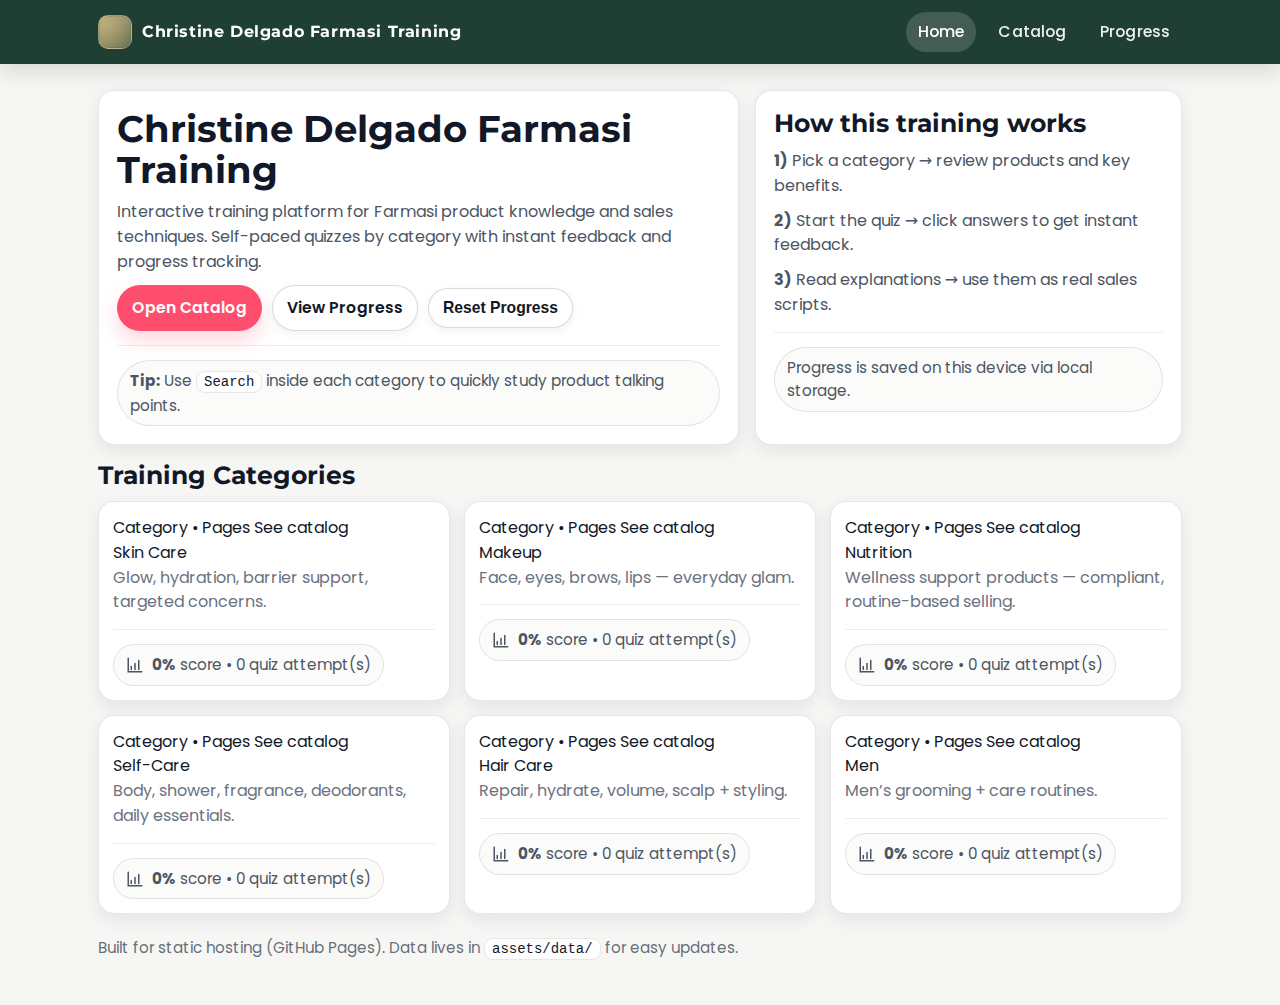
<file: index.html>
<!doctype html>
<html lang="en">
<head>
  <meta charset="utf-8">
  <meta name="viewport" content="width=device-width, initial-scale=1">
  <title>Christine Delgado Farmasi Training</title>
  <meta name="description" content="Interactive training platform for Farmasi product knowledge and sales techniques. Self-paced quizzes by category with instant feedback and progress tracking.">
  <meta name="application-name" content="Christine Delgado Farmasi Training">
  <meta property="og:title" content="Christine Delgado Farmasi Training">
  <meta property="og:description" content="Interactive training platform for Farmasi product knowledge and sales techniques. Self-paced quizzes by category with instant feedback and progress tracking.">
  <meta name="twitter:card" content="summary">
  <link rel="stylesheet" href="assets/css/styles.css">
  <link rel="icon" href="assets/favicon.svg" type="image/svg+xml">
</head>
<body data-page="home">
<header>
  <div class="nav">
    <a class="brand" href="index.html" aria-label="Christine Delgado Farmasi Training">
      <span class="logo" aria-hidden="true"></span>
      <span>Christine Delgado Farmasi Training</span>
    </a>
    <nav>
      <a href="index.html">Home</a>
      <a href="catalog.html">Catalog</a>
      <a href="progress.html">Progress</a>
    </nav>
  </div>
</header>

<main data-page="home">
  <section class="hero">
    <div class="card pad">
      <h1>Christine Delgado Farmasi Training</h1>
      <p>Interactive training platform for Farmasi product knowledge and sales techniques. Self-paced quizzes by category with instant feedback and progress tracking.</p>
      <div class="btnrow">
        <a class="btn primary" href="catalog.html">Open Catalog</a>
        <a class="btn" href="progress.html">View Progress</a>
        <button class="btn" id="resetBtn" type="button">Reset Progress</button>
      </div>
      <div class="hr"></div>
      <div class="badge"><span><b>Tip:</b> Use <kbd>Search</kbd> inside each category to quickly study product talking points.</span></div>
    </div>
    <div class="card pad">
      <h2>How this training works</h2>
      <p><b>1)</b> Pick a category → review products and key benefits.</p>
      <p><b>2)</b> Start the quiz → click answers to get instant feedback.</p>
      <p><b>3)</b> Read explanations → use them as real sales scripts.</p>
      <div class="hr"></div>
      <div class="badge"><span>Progress is saved on this device via local storage.</span></div>
    </div>
  </section>

  <section style="margin-top:16px">
    <h2 style="margin-bottom:10px">Training Categories</h2>
    <div class="grid" id="categoryGrid"></div>
  </section>

  <div class="footer">
    Built for static hosting (GitHub Pages). Data lives in <kbd>assets/data/</kbd> for easy updates.
  </div>
</main>

<script src="assets/js/app.js"></script>
</body></html>
</file>
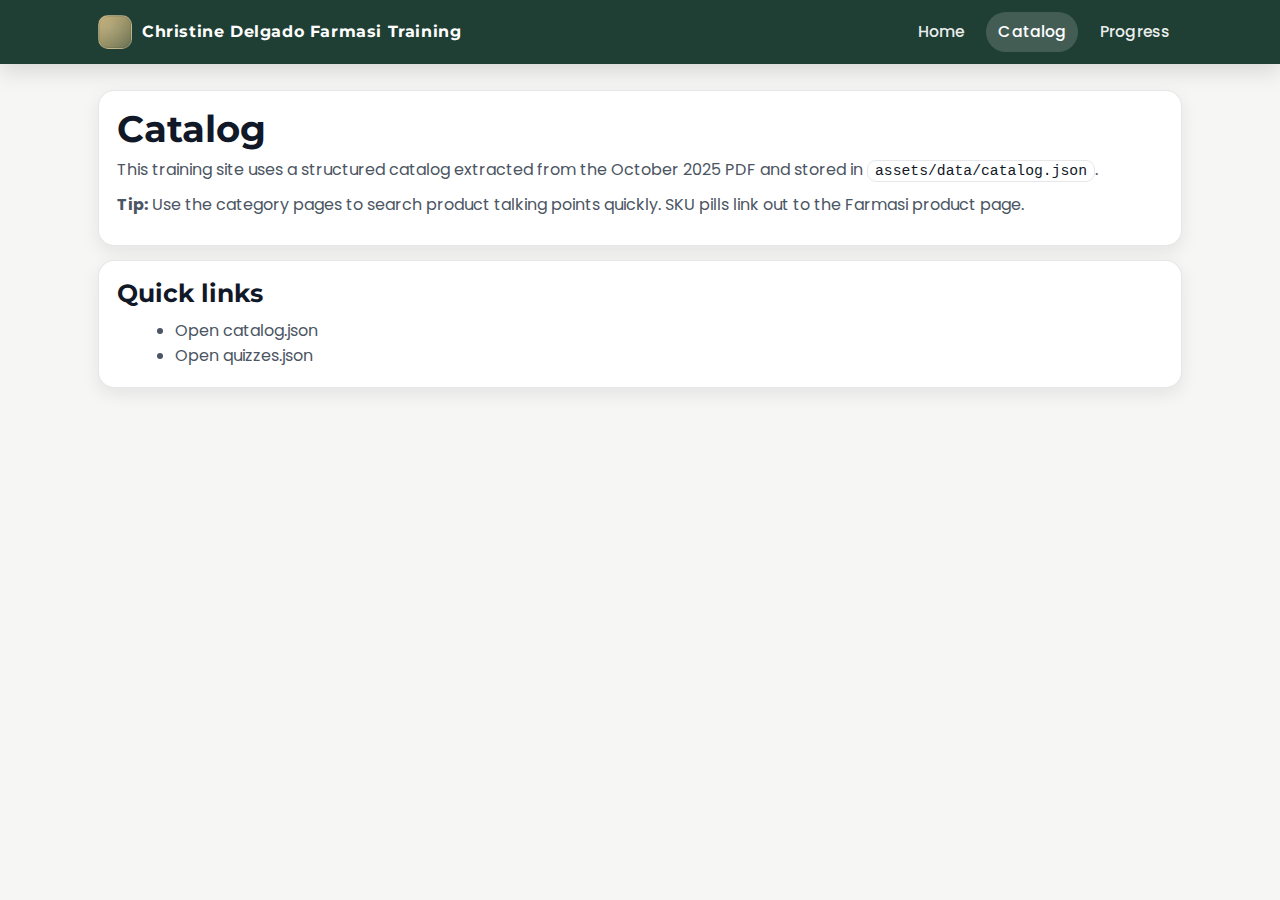
<file: catalog.html>
<!doctype html>
<html lang="en">
<head>
  <meta charset="utf-8">
  <meta name="viewport" content="width=device-width, initial-scale=1">
  <title>Christine Delgado Farmasi Training</title>
  <meta name="description" content="Interactive training platform for Farmasi product knowledge and sales techniques. Self-paced quizzes by category with instant feedback and progress tracking.">
  <meta name="application-name" content="Christine Delgado Farmasi Training">
  <meta property="og:title" content="Christine Delgado Farmasi Training">
  <meta property="og:description" content="Interactive training platform for Farmasi product knowledge and sales techniques. Self-paced quizzes by category with instant feedback and progress tracking.">
  <meta name="twitter:card" content="summary">
  <link rel="stylesheet" href="assets/css/styles.css">
  <link rel="icon" href="assets/favicon.svg" type="image/svg+xml">
</head>
<body data-page="catalog">
<header>
  <div class="nav">
    <a class="brand" href="index.html" aria-label="Christine Delgado Farmasi Training">
      <span class="logo" aria-hidden="true"></span>
      <span>Christine Delgado Farmasi Training</span>
    </a>
    <nav>
      <a href="index.html">Home</a>
      <a href="catalog.html">Catalog</a>
      <a href="progress.html">Progress</a>
    </nav>
  </div>
</header>

<main data-page="catalog">
  <div class="card pad">
    <h1 style="margin:0 0 8px 0">Catalog</h1>
    <p>This training site uses a structured catalog extracted from the October 2025 PDF and stored in <kbd>assets/data/catalog.json</kbd>.</p>
    <p><b>Tip:</b> Use the category pages to search product talking points quickly. SKU pills link out to the Farmasi product page.</p>
  </div>

  <div style="height:14px"></div>

  <div class="card pad">
    <h2 style="margin:0 0 10px 0">Quick links</h2>
    <ul style="margin:0 0 0 18px; color: var(--muted)">
      <li><a href="assets/data/catalog.json" target="_blank" rel="noopener">Open catalog.json</a></li>
      <li><a href="assets/data/quizzes.json" target="_blank" rel="noopener">Open quizzes.json</a></li>
    </ul>
  </div>
</main>
<script src="assets/js/app.js"></script>
</body></html>
</file>
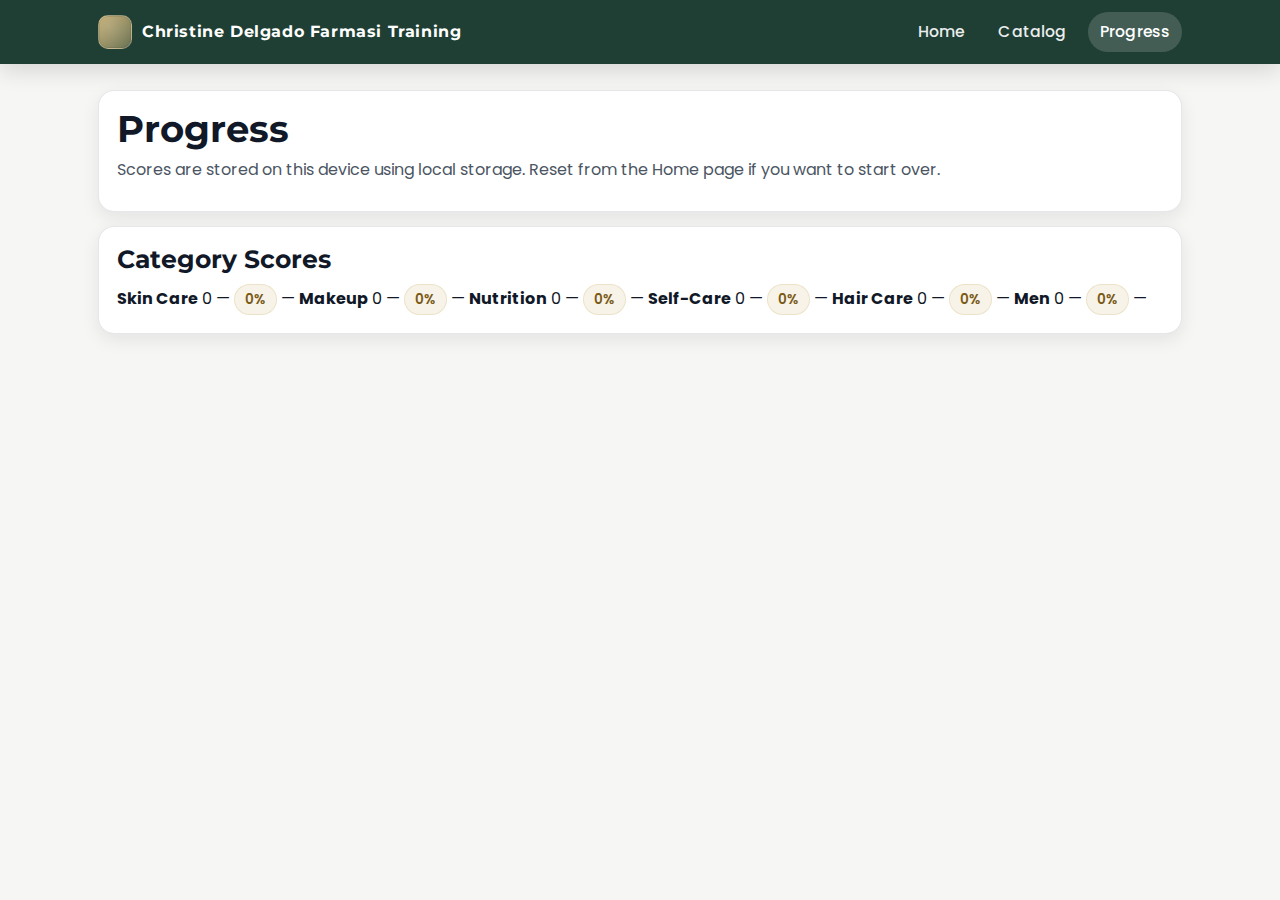
<file: progress.html>
<!doctype html>
<html lang="en">
<head>
  <meta charset="utf-8">
  <meta name="viewport" content="width=device-width, initial-scale=1">
  <title>Christine Delgado Farmasi Training</title>
  <meta name="description" content="Interactive training platform for Farmasi product knowledge and sales techniques. Self-paced quizzes by category with instant feedback and progress tracking.">
  <meta name="application-name" content="Christine Delgado Farmasi Training">
  <meta property="og:title" content="Christine Delgado Farmasi Training">
  <meta property="og:description" content="Interactive training platform for Farmasi product knowledge and sales techniques. Self-paced quizzes by category with instant feedback and progress tracking.">
  <meta name="twitter:card" content="summary">
  <link rel="stylesheet" href="assets/css/styles.css">
  <link rel="icon" href="assets/favicon.svg" type="image/svg+xml">
</head>
<body data-page="progress">
<header>
  <div class="nav">
    <a class="brand" href="index.html" aria-label="Christine Delgado Farmasi Training">
      <span class="logo" aria-hidden="true"></span>
      <span>Christine Delgado Farmasi Training</span>
    </a>
    <nav>
      <a href="index.html">Home</a>
      <a href="catalog.html">Catalog</a>
      <a href="progress.html">Progress</a>
    </nav>
  </div>
</header>

<main data-page="progress">
  <div class="card pad">
    <h1 style="margin:0 0 8px 0">Progress</h1>
    <p>Scores are stored on this device using local storage. Reset from the Home page if you want to start over.</p>
  </div>

  <div style="height:14px"></div>

  <div class="card pad">
    <h2 style="margin:0 0 10px 0">Category Scores</h2>
    <div id="progressBody"></div>
  </div>
</main>
<script src="assets/js/app.js"></script>
</body></html>
</file>
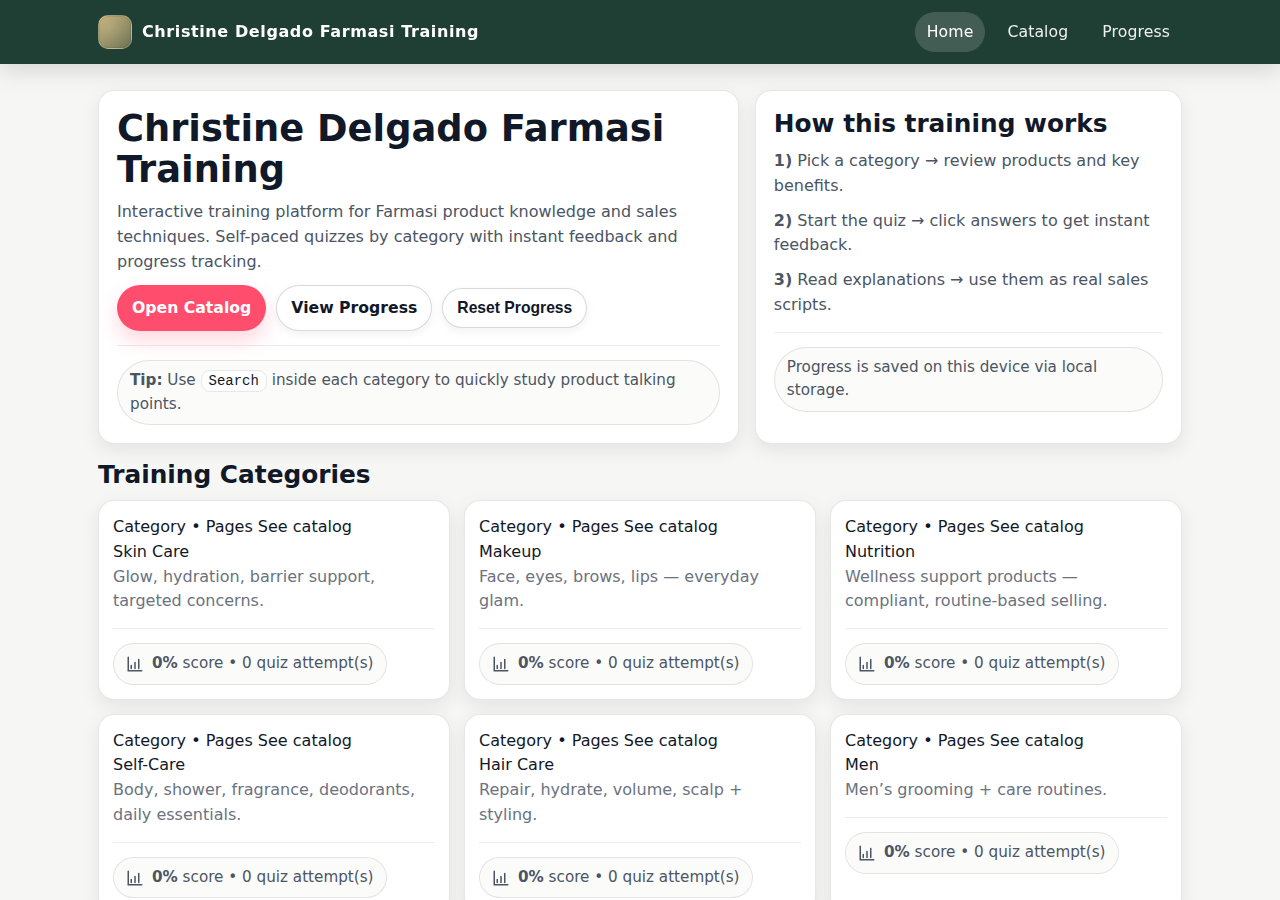
<file: quiz.html>
<!doctype html>
<html lang="en">
<head>
  <meta charset="utf-8">
  <meta name="viewport" content="width=device-width, initial-scale=1">
  <title>Christine Delgado Farmasi Training</title>
  <meta name="description" content="Interactive training platform for Farmasi product knowledge and sales techniques. Self-paced quizzes by category with instant feedback and progress tracking.">
  <meta name="application-name" content="Christine Delgado Farmasi Training">
  <meta property="og:title" content="Christine Delgado Farmasi Training">
  <meta property="og:description" content="Interactive training platform for Farmasi product knowledge and sales techniques. Self-paced quizzes by category with instant feedback and progress tracking.">
  <meta name="twitter:card" content="summary">
  <link rel="stylesheet" href="assets/css/styles.css">
  <link rel="icon" href="assets/favicon.svg" type="image/svg+xml">
</head>
<body data-page="quiz">
<header>
  <div class="nav">
    <a class="brand" href="index.html" aria-label="Christine Delgado Farmasi Training">
      <span class="logo" aria-hidden="true"></span>
      <span>Christine Delgado Farmasi Training</span>
    </a>
    <nav>
      <a href="index.html">Home</a>
      <a href="catalog.html">Catalog</a>
      <a href="progress.html">Progress</a>
    </nav>
  </div>
</header>

<main data-page="quiz">
  <div class="card pad">
    <div style="display:flex; align-items:flex-start; justify-content:space-between; gap:12px; flex-wrap:wrap">
      <div>
        <h1 id="quizTitle" style="margin:0 0 8px 0">Quiz</h1>
        <div id="quizMeta"></div>
      </div>
      <div style="display:flex; gap:10px; flex-wrap:wrap">
        <a class="btn" href="index.html">Home</a>
        <a class="btn" href="progress.html">Progress</a>
      </div>
    </div>

    <div class="hr"></div>
    <div class="progress"><div id="bar" style="width:0%"></div></div>

    <div style="display:flex; align-items:center; justify-content:space-between; gap:10px; margin-top:12px; flex-wrap:wrap">
      <div id="qIndex" class="muted">Question</div>
      <div id="qSkill" class="chip">Skill</div>
    </div>

    <h2 id="qPrompt" class="quiz-question" style="margin-top:10px"></h2>

    <div id="choices" style="margin-top:8px"></div>

    <div id="explain" style="margin-top:10px"></div>

    <div class="hr"></div>

    <div style="display:flex; gap:10px; flex-wrap:wrap; align-items:center">
      <button class="btn" id="prevBtn" type="button">← Previous</button>
      <button class="btn" id="nextBtn" type="button">Next →</button>
      <button class="btn primary" id="finishBtn" type="button">Finish &amp; Save Score</button>
    </div>

    <p class="muted" style="margin-top:10px">Your answers are saved only after you click <b>Finish &amp; Save Score</b>.</p>
  </div>

  <div id="quizRoot"></div>
</main>
<script src="assets/js/app.js"></script>
</body></html>
</file>
<file: assets/css/styles.css>
/* ==========================================================================
   Christine Delgado Farmasi Training — Farmasi Brand Refresh (CSS)
   Goal: Match Farmasius.com vibe from provided screenshots:
   - Light, clean, retail-style layout
   - Deep green header + gold accents
   - White cards, subtle shadows, lots of whitespace
   - Highly readable quiz typography (fix black-on-black)
   How to use:
   - Replace your existing: assets/css/styles.css with this file
   ========================================================================== */

/* Load brand-like fonts without editing HTML */
@import url("https://fonts.googleapis.com/css2?family=Montserrat:wght@500;600;700&family=Poppins:wght@400;500;600&display=swap");

:root{
  /* Brand-ish palette (inspired by farmasius screenshots) */
  --bg: #f6f6f4;
  --surface: #ffffff;
  --surface-2: #fbfbfa;
  --ink: #111827;
  --muted: #4b5563;
  --muted-2: #6b7280;

  --green: #1f3f35;         /* deep header green */
  --green-2: #274e41;       /* hover/alt */
  --gold: #c8a75b;          /* logo/nav accent */
  --rose: #ff4d6d;          /* Farmasi “+” vibe */
  --rose-2: #ff2e57;

  --good: #16a34a;
  --bad: #dc2626;

  --stroke: rgba(17,24,39,0.10);
  --stroke-2: rgba(17,24,39,0.16);

  --shadow: 0 10px 28px rgba(17,24,39,0.10);
  --shadow-soft: 0 6px 18px rgba(17,24,39,0.08);

  --radius: 16px;
  --radius-sm: 12px;

  --font-body: "Poppins", system-ui, -apple-system, Segoe UI, Roboto, Arial, sans-serif;
  --font-head: "Montserrat", system-ui, -apple-system, Segoe UI, Roboto, Arial, sans-serif;

  --container: 1120px;
}

/* ====== BASE ====== */
*{ box-sizing:border-box; }
html{ -webkit-text-size-adjust:100%; }
body{
  margin:0;
  font-family: var(--font-body);
  background: var(--bg);
  color: var(--ink);
  line-height: 1.55;
  -webkit-font-smoothing: antialiased;
  -moz-osx-font-smoothing: grayscale;
}

a{ color: inherit; text-decoration: none; }
a:hover{ text-decoration: underline; text-underline-offset: 3px; }

/* Layout helpers */
main{ max-width: var(--container); margin: 0 auto; padding: 26px 18px 44px; }
.kbd, kbd{
  font-family: ui-monospace, SFMono-Regular, Menlo, Monaco, Consolas, "Liberation Mono", "Courier New", monospace;
  font-size: 0.92em;
  padding: 2px 7px;
  border-radius: 9px;
  border: 1px solid var(--stroke);
  background: #ffffff;
  color: var(--ink);
}

/* ====== HEADER / NAV (Farmasi-like) ====== */
header{
  background: var(--green);
  color: #fff;
  position: sticky;
  top: 0;
  z-index: 20;
  box-shadow: 0 8px 22px rgba(0,0,0,0.12);
}

.nav{
  max-width: var(--container);
  margin: 0 auto;
  padding: 12px 18px;
  display:flex;
  align-items:center;
  justify-content: space-between;
  gap: 14px;
}

.brand{
  display:flex;
  align-items:center;
  gap: 10px;
  font-family: var(--font-head);
  font-weight: 700;
  letter-spacing: 0.6px;
  text-transform: none;
}
.logo{
  width: 34px;
  height: 34px;
  border-radius: 10px;
  background: radial-gradient(circle at 30% 30%, rgba(255,255,255,0.25), rgba(255,255,255,0.08)),
              linear-gradient(135deg, rgba(200,167,91,0.9), rgba(200,167,91,0.35));
  border: 1px solid rgba(255,255,255,0.18);
  box-shadow: inset 0 0 0 1px rgba(0,0,0,0.08);
}

.nav nav{
  display:flex;
  align-items:center;
  gap: 10px;
}

.nav nav a{
  color: rgba(255,255,255,0.92);
  padding: 8px 12px;
  border-radius: 999px;
  font-weight: 500;
  font-size: 0.98rem;
  letter-spacing: 0.1px;
}

.nav nav a:hover{
  background: rgba(255,255,255,0.10);
  text-decoration: none;
}

.nav nav a.active,
.nav nav a[aria-current="page"]{
  background: rgba(255,255,255,0.16);
  color: #fff;
}

/* ====== HEADINGS ====== */
h1,h2,h3{
  font-family: var(--font-head);
  margin: 0 0 10px;
  color: var(--ink);
}
h1{ font-size: 2.3rem; line-height: 1.1; }
h2{ font-size: 1.55rem; line-height: 1.2; }
h3{ font-size: 1.15rem; line-height: 1.25; }

p{ margin: 0 0 10px; color: var(--muted); }

/* ====== CARDS / SECTIONS ====== */
.card{
  background: var(--surface);
  border: 1px solid var(--stroke);
  border-radius: var(--radius);
  box-shadow: var(--shadow-soft);
}

.pad{ padding: 18px 18px; }

.hero{
  display:grid;
  grid-template-columns: 1.2fr 0.8fr;
  gap: 16px;
}

.hr{
  height:1px;
  background: rgba(17,24,39,0.08);
  margin: 14px 0;
}

/* Badge / tips */
.badge{
  display:inline-flex;
  align-items:center;
  gap: 8px;
  border-radius: 999px;
  padding: 8px 12px;
  border: 1px solid var(--stroke);
  background: var(--surface-2);
  color: var(--muted);
  font-size: 0.95rem;
}

/* ====== BUTTONS (Retail style) ====== */
.btnrow{ display:flex; flex-wrap: wrap; gap: 10px; align-items:center; }

.btn, button.btn{
  display:inline-flex;
  align-items:center;
  justify-content:center;
  gap: 10px;
  padding: 10px 14px;
  border-radius: 999px;
  border: 1px solid var(--stroke-2);
  background: #ffffff;
  color: var(--ink);
  font-weight: 600;
  font-size: 0.98rem;
  cursor:pointer;
  box-shadow: 0 3px 10px rgba(17,24,39,0.06);
}
.btn:hover, button.btn:hover{
  background: #fafafa;
}

.btn.primary{
  background: var(--rose);
  border-color: rgba(255,77,109,0.65);
  color: white;
  box-shadow: 0 10px 20px rgba(255,77,109,0.22);
}
.btn.primary:hover{
  background: var(--rose-2);
}

/* ====== GRID (Categories / Products) ====== */
.grid{
  display:grid;
  grid-template-columns: repeat(3, minmax(0, 1fr));
  gap: 14px;
}

.grid .card{
  padding: 14px;
  border-radius: var(--radius);
  transition: transform .12s ease, box-shadow .12s ease, border-color .12s ease;
}
.grid .card:hover{
  transform: translateY(-2px);
  box-shadow: var(--shadow);
  border-color: rgba(17,24,39,0.18);
}

.grid .card h3{ margin-bottom: 6px; }
.grid .card p{ margin-bottom: 0; color: var(--muted-2); }

/* Small “pill” count text */
.pill{
  display:inline-flex;
  align-items:center;
  padding: 4px 10px;
  border-radius: 999px;
  font-size: 0.85rem;
  font-weight: 600;
  background: rgba(200,167,91,0.14);
  color: #7a5a16;
  border: 1px solid rgba(200,167,91,0.22);
}

/* ====== SEARCH INPUT ====== */
input[type="search"], input[type="text"], input[type="number"], select{
  width: 100%;
  max-width: 520px;
  padding: 11px 12px;
  border-radius: 999px;
  border: 1px solid var(--stroke-2);
  background: #fff;
  color: var(--ink);
  outline: none;
  box-shadow: 0 2px 10px rgba(17,24,39,0.04);
}
input::placeholder{ color: rgba(75,85,99,0.65); }
input:focus, select:focus{
  border-color: rgba(255,77,109,0.55);
  box-shadow: 0 0 0 4px rgba(255,77,109,0.12);
}

/* ====== TABLE / LIST ====== */
table{
  width: 100%;
  border-collapse: collapse;
  background: var(--surface);
  border: 1px solid var(--stroke);
  border-radius: var(--radius);
  overflow: hidden;
  box-shadow: var(--shadow-soft);
}
th, td{
  padding: 12px 12px;
  border-bottom: 1px solid rgba(17,24,39,0.08);
  text-align: left;
}
th{
  font-family: var(--font-head);
  font-weight: 700;
  background: #fafafa;
  color: var(--ink);
}

/* ====== QUIZ (READABILITY FIX + BRAND FEEL) ====== */
.quiz-wrap, .quiz, .quizcard{
  background: var(--surface);
  border: 1px solid var(--stroke);
  border-radius: var(--radius);
  box-shadow: var(--shadow);
}

.quiz-question, .question-text{
  color: var(--ink) !important;
  font-family: var(--font-head);
  font-weight: 700;
  font-size: 1.3rem;
  line-height: 1.35;
}

.quiz-meta, .meta, .chip, .tag{
  display:inline-flex;
  align-items:center;
  gap: 8px;
  padding: 6px 10px;
  border-radius: 999px;
  border: 1px solid var(--stroke);
  background: rgba(31,63,53,0.06);
  color: rgba(31,63,53,0.92);
  font-weight: 600;
  font-size: 0.9rem;
}

.quiz-option, .answer-option, .option{
  display:block;
  width: 100%;
  padding: 14px 14px;
  margin: 10px 0;
  border-radius: 14px;
  border: 1px solid var(--stroke-2);
  background: #fff;
  color: var(--ink) !important;
  font-size: 1.03rem;
  font-weight: 500;
  cursor: pointer;
  transition: background .12s ease, border-color .12s ease, transform .08s ease;
}
.quiz-option:hover, .answer-option:hover, .option:hover{
  background: #fafafa;
  border-color: rgba(17,24,39,0.24);
}
.quiz-option:active, .answer-option:active, .option:active{
  transform: translateY(1px);
}

/* Correct / incorrect states */
.answer-correct{
  background: var(--good-bg) !important;
  border-color: var(--good-stroke) !important;
  color: #063b1a !important;
  font-weight: 700;
}
.answer-incorrect{
  background: var(--bad-bg) !important;
  border-color: var(--bad-stroke) !important;
  color: #4a0b0b !important;
  font-weight: 700;
}

/* Explanation panel */
.explanation{
  margin-top: 12px;
  padding: 14px 14px;
  border-radius: 14px;
  border: 1px solid var(--stroke);
  background: rgba(31,63,53,0.04);
  color: var(--ink) !important;
}
.explanation p, .explanation li{ color: var(--muted); }
.explanation strong{ color: var(--ink); }

/* Progress bar */
.progress, .progressbar{
  height: 10px;
  border-radius: 999px;
  background: rgba(17,24,39,0.10);
  overflow: hidden;
}
.progress > div, .progressbar > div{
  height: 100%;
  border-radius: 999px;
  background: linear-gradient(90deg, var(--gold), var(--rose));
}

/* ====== FOOTER ====== */
.footer{
  margin-top: 22px;
  color: rgba(75,85,99,0.86);
  font-size: 0.95rem;
}

/* ====== RESPONSIVE ====== */
@media (max-width: 980px){
  .hero{ grid-template-columns: 1fr; }
  .grid{ grid-template-columns: repeat(2, minmax(0, 1fr)); }
  h1{ font-size: 2.05rem; }
}

@media (max-width: 620px){
  main{ padding: 18px 14px 36px; }
  .grid{ grid-template-columns: 1fr; }
  .nav{ flex-wrap: wrap; }
  .btn, button.btn{ width: 100%; justify-content:center; }
  .quiz-question, .question-text{ font-size: 1.18rem; }
}
</file>
